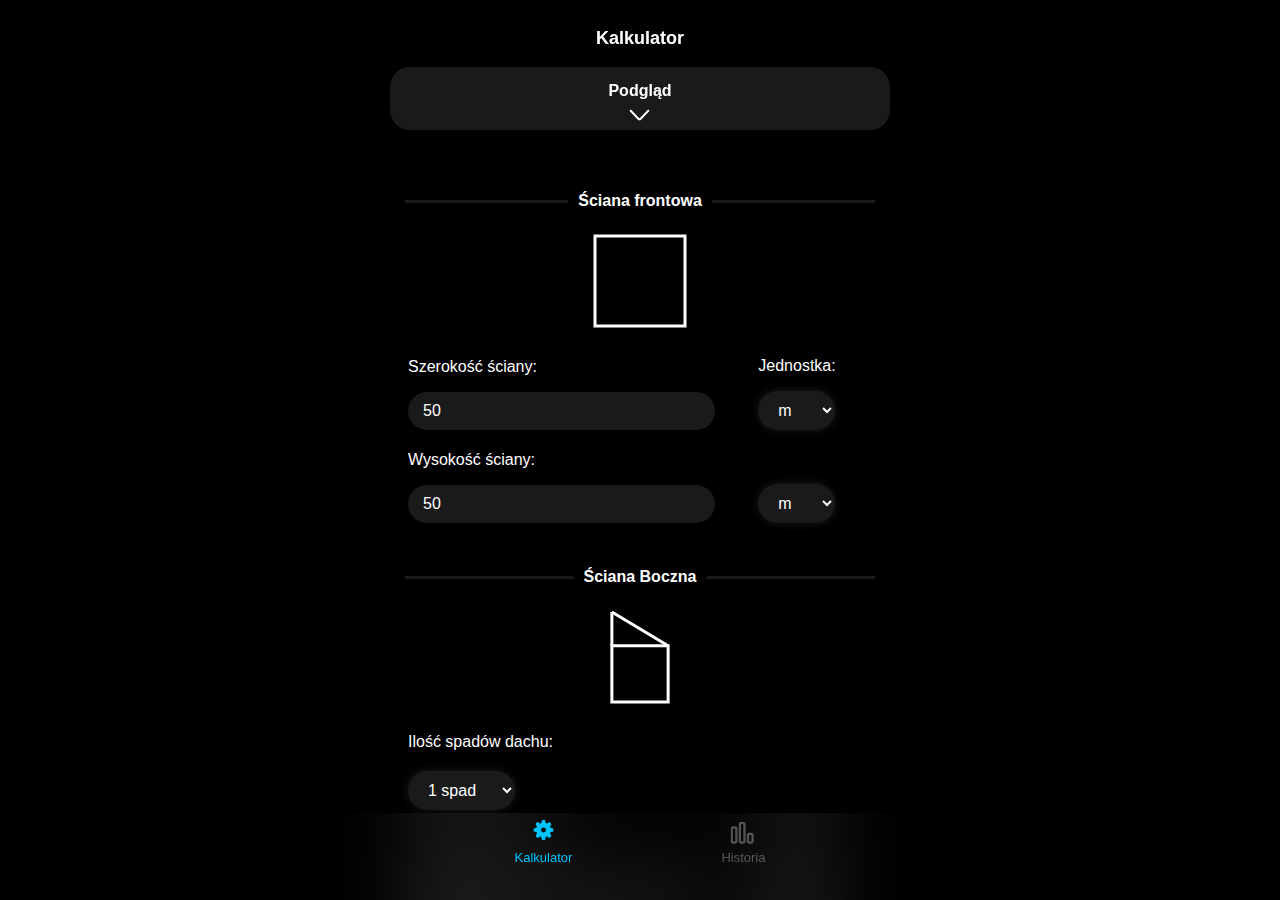
<file: index.html>
<!DOCTYPE html>
<html lang="pl">

<head>
  <meta charset="UTF-8">
  <meta http-equiv="X-UA-Compatible" content="IE=edge">
  <meta name="viewport" content="width=device-width, initial-scale=1.0, maximum-scale=1.0, user-scalable=no" />
  <meta name="apple-mobile-web-app-capable" content="yes">
  <meta name="apple-mobile-web-app-status-bar-style" content="black-translucent">
  <link rel="stylesheet" href="static/css/style.css">
  <link rel="stylesheet" href="static/css/calc.css">
  <link rel="stylesheet" href="static/css/hist.css">
  <link rel="stylesheet" href="static/css/summary.css">
  <title>Stolarz</title>
</head>

<body>
  <header>
    <p>
    </p>
    <div id="preview-container"></div>
  </header>

  <main id="main">
  </main>

  <footer>
    <div id="footer-buttons-container">
      <div class="footer-button" id="calc">
        <svg xmlns="http://www.w3.org/2000/svg" width="24" height="24" viewBox="0 0 24 24">
          <path fill-rule="evenodd"
            d="M11.438 3c-.622 0-1.126.504-1.126 1.125l-.135.945a1.125 1.125 0 0 1-1.788.741l-.764-.573a1.125 1.125 0 0 0-1.591 0l-.796.796c-.44.44-.44 1.151 0 1.59l.573.765a1.125 1.125 0 0 1-.74 1.788l-.946.136c-.621 0-1.125.503-1.125 1.124v1.126c0 .62.504 1.124 1.125 1.124l.945.136a1.125 1.125 0 0 1 .741 1.788l-.573.764c-.44.44-.44 1.152 0 1.591l.796.796c.44.44 1.151.44 1.59 0l.765-.573a1.125 1.125 0 0 1 1.788.74l.136.946c0 .621.503 1.125 1.124 1.125h1.126c.62 0 1.124-.504 1.124-1.125l.136-.945a1.125 1.125 0 0 1 1.788-.741l.764.573c.44.44 1.152.44 1.591 0l.796-.796c.439-.44.439-1.151 0-1.59l-.573-.765a1.125 1.125 0 0 1 .74-1.788l.946-.136c.621 0 1.125-.503 1.125-1.124v-1.126c0-.62-.504-1.124-1.125-1.124l-.945-.136a1.125 1.125 0 0 1-.741-1.788l.573-.764c.439-.44.439-1.152 0-1.591l-.796-.796a1.125 1.125 0 0 0-1.59 0l-.765.573a1.125 1.125 0 0 1-1.788-.74l-.136-.946c0-.621-.503-1.125-1.124-1.125h-1.126ZM12 14.25a2.25 2.25 0 1 0 0-4.5 2.25 2.25 0 0 0 0 4.5Z"
            clip-rule="evenodd"></path>
        </svg><br>
        <!-- <svg width="24" height="24" viewBox="0 0 24 24" fill="none" xmlns="http://www.w3.org/2000/svg">
            <path d="M5 9H19M15 18V15M9 18H9.01M12 18H12.01M12 15H12.01M9 15H9.01M15 12H15.01M12 12H12.01M9 12H9.01M8.2 21H15.8C16.9201 21 17.4802 21 17.908 20.782C18.2843 20.5903 18.5903 20.2843 18.782 19.908C19 19.4802 19 18.9201 19 17.8V6.2C19 5.0799 19 4.51984 18.782 4.09202C18.5903 3.71569 18.2843 3.40973 17.908 3.21799C17.4802 3 16.9201 3 15.8 3H8.2C7.0799 3 6.51984 3 6.09202 3.21799C5.71569 3.40973 5.40973 3.71569 5.21799 4.09202C5 4.51984 5 5.07989 5 6.2V17.8C5 18.9201 5 19.4802 5.21799 19.908C5.40973 20.2843 5.71569 20.5903 6.09202 20.782C6.51984 21 7.07989 21 8.2 21Z" stroke="#000000" stroke-width="2" stroke-linecap="round" stroke-linejoin="round"/>
          </svg> -->
        Kalkulator
      </div>
      <div class="footer-button" id="hist">
        <svg xmlns="http://www.w3.org/2000/svg" width="24" height="24" viewBox="0 0 24 24">
          <path fill="#000" fill-rule="evenodd"
            d="M374.55 657c0 .552-.47 1-1.05 1-.58 0-1.05-.448-1.05-1v-14c0-.552.47-1 1.05-1 .58 0 1.05.448 1.05 1v14zm0-17h-2.1c-1.16 0-2.1.895-2.1 2v16c0 1.105.94 2 2.1 2h2.1c1.16 0 2.1-.895 2.1-2v-16c0-1.105-.94-2-2.1-2zm-7.35 17c0 .552-.47 1-1.05 1-.58 0-1.05-.448-1.05-1v-10c0-.552.47-1 1.05-1 .58 0 1.05.448 1.05 1v10zm0-13h-2.1c-1.16 0-2.1.895-2.1 2v12c0 1.105.94 2 2.1 2h2.1c1.16 0 2.1-.895 2.1-2v-12c0-1.105-.94-2-2.1-2zm14.7 13c0 .552-.47 1-1.05 1-.58 0-1.05-.448-1.05-1v-4c0-.552.47-1 1.05-1 .58 0 1.05.448 1.05 1v4zm0-7h-2.1c-1.16 0-2.1.895-2.1 2v6c0 1.105.94 2 2.1 2h2.1c1.16 0 2.1-.895 2.1-2v-6c0-1.105-.94-2-2.1-2z"
            transform="translate(-363 -640)"></path>
        </svg><br>
        Historia
      </div>
    </div>
  </footer>
</body>
<script src="static/js/libs/svg.min.js"></script>
<script src="static/js/libs/libs.js"></script>
<script src="static/js/components.js"></script>
<script src="static/js/calc.js"></script>
<script src="static/js/hist.js"></script>
<script src="static/js/summary.js"></script>
<script src="static/js/script.js"></script>

</html>
</file>
<file: static/css/style.css>
:root{
  --inputs-background-color: rgba(255,255,255,0.1);
  --accent-color: rgb(0, 195, 255);
  --blur: blur(40px);
  --animation-time: 0.3s;
  --icons-off-color: rgba(255,255,255,0.3);
  --margins-color: #3d8c6c;
}

body,html {
  background-color: black !important;
  color: white !important;
  font-family: sans-serif;
  user-select: none;
  width: 100%;
  height: 100%;
  margin: 0;
  -webkit-user-select: none;
  -webkit-tap-highlight-color: transparent;
  -webkit-touch-callout: none;
  -webkit-text-size-adjust: none;
  margin: 0;
  overflow: hidden;
}

select{
  --webkit-appearance: initial;
  padding: 10px 15px 10px 15px;
  border-radius: 20px;
  border: none;
  box-shadow: 0 0 10px 0 var(--inputs-background-color);
  background-color: var(--inputs-background-color);
  outline: none;
  color: white;
  cursor: pointer;
  font-size: medium;
  text-indent: 1px;
  line-height: 20px;
}

/* option{
  color: white;
  background-color: var(--inputs-background-color);
} */

svg{
  transition: opacity var(--animation-time);
}

main{
  overflow: scroll;
  overflow-x: hidden;
  width: 100%;
  max-width: 500px;
  margin-left: 50%;
  transform: translate(-50%);
  left: 0;
  position: absolute;
  height: 100%;
  padding-top: 150px;
  padding-bottom: 100px;
  box-sizing: border-box;
  transition: padding-top var(--animation-time), opacity var(--animation-time);
}


header{
  font-size: large;
  font-weight: bold;
  position: fixed;
  text-align: center;
  top: -50px;
  width: 100%;
  margin: 0;
  /* padding: 10px; */
  padding-top: 60px;
  box-sizing: border-box;
  background-color: rgba(0,0,0,0.5);
  /* background-color: red; */
  /* background: black; */
  /* background:  var(--header-gradient); */
  border-radius: 0 0 20px 20px;
  backdrop-filter: var(--blur);
  -webkit-backdrop-filter: var(--blur);
  -o-backdrop-filter: var(--blur);
  -moz-backdrop-filter: var(--blur);
  z-index: 1000;
  height: fit-content;
}


footer{
  position: fixed;
  bottom: 0;
  /* left: 50%; */
  padding-top: 10px;
  padding-bottom: 35px;
  box-sizing: border-box;
  width: 100%;
  /* background: black; */
  /* background: var(--footer-gradient); */
  /* border-radius: 10px 10px 0 0; */
  backdrop-filter: var(--blur);
  -webkit-backdrop-filter: var(--blur);
  -o-backdrop-filter: var(--blur);
  -moz-backdrop-filter: var(--blur);
  transition: transform var(--animation-time);
}

input[type="text"]{
  background-color: var(--inputs-background-color);
  border: none;
  border-radius: 20px;
  padding: 10px 15px 10px 15px;
  color: white;
  outline: none;
  font-size: medium;
  width: calc(80%);
}

#footer-buttons-container{
  width: 100%;
  height: fit-content;
  max-width: 400px;
  margin-left: 50%;
  transform: translate(-50%);
  display: grid;
  grid-template-columns: auto auto;
  font-size: small;
}

.footer-button{
  width: calc(100% / 3);
  float: left;
  color: var(--icons-off-color);
  margin-left: 50%;
  transform: translate(-50%);
  text-align: center;
  cursor: pointer;
  transition: color var(--animation-time);
}

.footer-button svg{
  transform: scale(1.1);
  transition: transform var(--animation-time);
}

.footer-button svg path{
  fill: var(--icons-off-color)
}
</file>
<file: static/css/calc.css>
#value-input{
  width: 100%;
  position: fixed;
  bottom: 0;
  left: 0;
  background-color: rgba(255,255,255,0.1);

}

#value-input p{
  width: 50px;
  float: left;
  margin-left: 15px;
}

#preview{
  scale: 0.5;
}

#preview-container{
  width: calc(100% - 30px);
  max-width: 500px;
  margin-left: 50%;
  transform: translate(-50%);
  margin-bottom: 15px;
  height: auto;
  /* height: 60px; */
  overflow: hidden;
  background-color: var(--inputs-background-color);
  border-radius: 20px;
  /* transition: var(--animation-time); */
  cursor: pointer;
  transition: opacity var(--animation-time);
}

#preview-container>p{
  width: 100%;
  text-align: center;
  margin-top: 5px;
  padding-top: 10px;
  margin-bottom: 0px;
  font-size: medium;
}

#preview-content{
  width: 100%;
  height: 0;
  /* display: none; */
}

#preview-content td{
  width: 50%;
}

.preview-element{
  width: calc(50% - 10px);
  /* height: fit-content; */
  margin: 5px;
  margin-left: 50%;
  margin-bottom: 10px;
  margin-top: 10px;
  transform: translate(-50%);
  height: 160px;
}

.preview-element p{
  font-size: small;
  text-align: center;
}

.preview-element svg{
  margin: auto;
}

#preview-arrow{
  width: 100%;
  cursor: pointer;
  transition: rotate var(--animation-time);
  margin-bottom: 5px;
  rotate: -180deg;
}

#preview-arrow svg{
  /* margin-left: 50%; */
  transform: rotate(90deg);
}

#preview-arrow path{
  fill: white;
}

input[type=range]{
  width: 90%;
  /* margin-left: 75px; */
  /* height: 50px; */
}

.value-container{
  background-color: red;
  /* display: flex; */
}

.value-container>p{
  width: 100%;
  text-align: center;
}

#dev-inputs{
  display: none;
  /* display: block; */
}

.user-values-preview{
  margin-left: 50%;
  transform: translate(-50%);
  margin-top: 10px;
  margin-bottom: 10px;
}

.user-values-preview svg{
  margin-left: 50%;
  /* margin-top: 50%; */
  transform: translate(-50%, 5px);
}

.user-values-inputs{
  margin-top: 50px;
}

.user-values-inputs table{
  width: calc(100% - 30px);
  margin-left: 15px;
}

.user-values-inputs>p{
  position: absolute;
  left: 50%;
  transform: translate(-50%, calc(-50% - 43px));
  background-color: black;
  padding-left: 10px;
  padding-right: 10px;
  font-weight: bold;
}

.user-values-inputs hr{
  color: var(--inputs-background-color);
  background-color: var(--inputs-background-color);
  height: 3px;
  border: none;
  width: calc(100% - 30px);
  margin-bottom: 25px;
}

#optional-z-input{
  display: none;
}

#summary-button{
  background-color: var(--accent-color);
  border-radius: 20px;
  width: calc(100% - 30px);
  margin-left: 15px;
  margin-top: 50px;
  margin-bottom: 50px;
  padding: 20px;
  box-sizing: border-box;
  text-align: center;
  color: black;
  font-weight: bold;
  cursor: pointer;
}
</file>
<file: static/css/hist.css>
#hist-container{
  width: calc(100% - 30px);
  margin-left: 50%;
  transform: translate(-50%);
}

#hist-container .time-string{
  font-size: small;
  opacity: 0.5;
  font-style: italic;
  text-align: right;
}

#hist-container .hist-element{
  margin-bottom: 20px;
  margin-top: 20px;
  background-color: var(--inputs-background-color);
  padding: 20px;
  box-sizing: border-box;
  border-radius: 20px;
}

#hist-container .hist-element table{
  width: 100%;
}

#hist-container .hist-element table th{
  font-size: 10px;
  font-style: italic;
  font-weight: normal;
  opacity: 0.5;
}

#hist-container .hist-element table td{
  text-align: center;
}

#hist-container .hist-element .load-button{
  padding: 20px;
  box-sizing: border-box;
  border-radius: 20px;
  margin-top: 20px;
  text-align: center;
  background-color: var(--inputs-background-color);
  cursor: pointer;
}
</file>
<file: static/css/summary.css>
.summaty-container table{
  border-collapse: collapse;
}

.summary-content{
  padding: 15px;
  box-sizing: border-box;
}

.summary-content hr{
  color: var(--inputs-background-color);
  background-color: var(--inputs-background-color);
  height: 3px;
  border: none;
  width: calc(100% - 30px);
  margin-bottom: 25px;
}

.summary-content>p{
  position: absolute;
  left: 50%;
  transform: translate(-50%, calc(-50% - 43px));
  background-color: black;
  padding-left: 10px;
  padding-right: 10px;
  font-weight: bold;
}

.summary-content svg{
  margin-left: 50%;
  margin-top: 50%;
  transform: translate(-50%, -50%);
}

.summary-content>table{
  margin-bottom: 50px;
  padding-top: 10px;
  width: 100%;
}

.summary-element{
  /* width: 106px;
  height: 106px; */
  margin-left: 50%;
  transform: translate(-50%);
}

.summary-content td{
  width: fit-content;
  padding-right: 10px;
}

.summary-content .summary-data-header{
  /* background-color: red; */
  padding-top: 10px;
  padding-bottom: 10px;
  padding-right: 20px;
  /* padding-left: 20px; */
  margin-left: 20px;
  box-sizing: border-box;
  width: 100%;
  /* text-align: justify; */
}

.summary-content .summary-data{
  text-align: right;
  width: max-content;
}

.summary-content .summary-side-content{
  /* width: 100%; */
  border-collapse: collapse;
  width: calc(100% - 30px);
  margin-left: 15px;
}

.summary-content .summary-side-content table{
  border-collapse: collapse;
}

.summary-content .summary-side-content td{
  border-top: 2px solid var(--inputs-background-color);
  border-bottom: 2px solid var(--inputs-background-color);
  box-sizing: border-box;
  /* display: block; */
  /* width: 100%; */
}

.summary-content .summary-side-content span{
  color: rgba(255,255,255,0.3);
  font-size: small;
}
</file>
